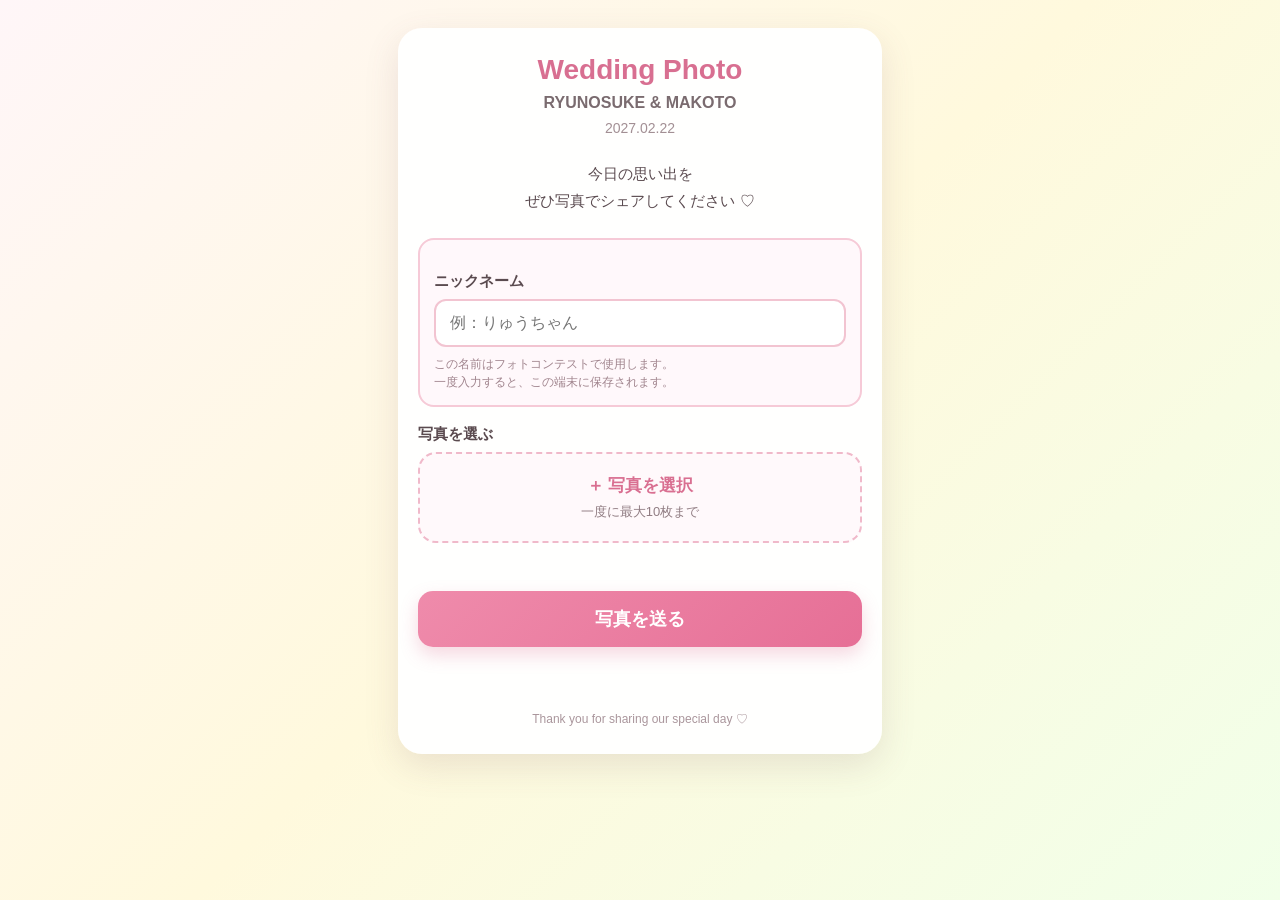
<file: upload.html>
<!DOCTYPE html>
<html lang="ja">
<head>
    <meta charset="UTF-8">

    <meta
        name="viewport"
        content="width=device-width, initial-scale=1.0"
    >

    <title>
        Wedding Photo Upload
    </title>

    <style>
        * {
            box-sizing: border-box;
        }

        body {
            margin: 0;
            padding: 0;
            min-height: 100vh;

            font-family:
                Arial,
                "Hiragino Kaku Gothic ProN",
                "Yu Gothic",
                sans-serif;

            background:
                linear-gradient(
                    135deg,
                    #fff6f8,
                    #fff9dd,
                    #f1ffe9
                );

            color:
                #5a4a4f;
        }

        .container {
            width: 100%;
            max-width: 520px;
            margin: 0 auto;
            padding: 28px 18px 50px;
        }

        .card {
            background:
                rgba(
                    255,
                    255,
                    255,
                    0.96
                );

            border-radius: 24px;

            padding: 26px 20px;

            box-shadow:
                0 12px 35px
                rgba(
                    120,
                    80,
                    90,
                    0.14
                );
        }

        h1 {
            margin: 0 0 8px;

            text-align: center;

            font-size: 28px;

            color:
                #d86f91;
        }

        .names {
            text-align: center;

            font-weight: bold;

            font-size: 16px;

            margin-bottom: 8px;

            color:
                #7a6b6f;
        }

        .date {
            text-align: center;

            font-size: 14px;

            margin-bottom: 24px;

            color:
                #a28f94;
        }

        .description {
            text-align: center;

            line-height: 1.8;

            margin-bottom: 24px;

            font-size: 15px;
        }

        .section-title {
            font-size: 15px;

            font-weight: bold;

            margin:
                18px 0 8px;
        }

        .nickname-area {
            background:
                #fff8fb;

            border:
                2px solid
                #f6cad7;

            padding: 14px;

            border-radius: 16px;

            margin-bottom: 18px;
        }

        #nicknameInput {
            width: 100%;

            padding: 13px 14px;

            border:
                2px solid
                #f2c4d1;

            border-radius: 12px;

            outline: none;

            font-size: 16px;

            background:
                white;
        }

        #nicknameInput:focus {
            border-color:
                #e88eaa;
        }

        .nickname-note {
            margin-top: 8px;

            font-size: 12px;

            color:
                #a1858e;

            line-height: 1.5;
        }

        .file-box {
            display: block;

            width: 100%;

            padding: 20px 14px;

            text-align: center;

            border:
                2px dashed
                #f0b9ca;

            border-radius: 18px;

            background:
                #fff9fb;

            cursor: pointer;
        }

        .file-box strong {
            display: block;

            color:
                #d96f91;

            font-size: 17px;

            margin-bottom: 5px;
        }

        .file-box span {
            font-size: 13px;

            color:
                #907c82;
        }

        #photoInput {
            display: none;
        }

        #previewArea {
            display: grid;

            grid-template-columns:
                repeat(
                    3,
                    1fr
                );

            gap: 8px;

            margin-top: 16px;
        }

        .preview-item {
            position: relative;

            width: 100%;

            aspect-ratio:
                1 / 1;

            overflow: hidden;

            border-radius: 10px;

            background:
                #eee;
        }

        .preview-item img {
            width: 100%;
            height: 100%;

            object-fit: cover;
        }

        #fileCount {
            text-align: center;

            margin-top: 10px;

            font-size: 13px;

            color:
                #89757b;
        }

        #uploadButton {
            width: 100%;

            margin-top: 22px;

            padding: 16px;

            border: none;

            border-radius: 15px;

            background:
                linear-gradient(
                    135deg,
                    #ef8bab,
                    #e66f96
                );

            color: white;

            font-size: 18px;

            font-weight: bold;

            cursor: pointer;

            box-shadow:
                0 8px 18px
                rgba(
                    220,
                    100,
                    140,
                    0.25
                );
        }

        #uploadButton:disabled {
            opacity: 0.5;

            cursor: not-allowed;
        }

        #status {
            min-height: 24px;

            margin-top: 18px;

            text-align: center;

            font-weight: bold;

            line-height: 1.6;
        }

        .status-success {
            color:
                #4c9b63;
        }

        .status-error {
            color:
                #d65b64;
        }

        .status-working {
            color:
                #c17c33;
        }

        .spinner {
            display: none;

            width: 34px;
            height: 34px;

            margin:
                18px auto 0;

            border:
                4px solid
                #f4d3dc;

            border-top-color:
                #df7699;

            border-radius:
                50%;

            animation:
                spin
                0.8s
                linear
                infinite;
        }

        @keyframes spin {
            to {
                transform:
                    rotate(360deg);
            }
        }

        .footer {
            text-align: center;

            margin-top: 22px;

            font-size: 12px;

            color:
                #aa969c;
        }
    </style>
</head>

<body>

<div class="container">

    <div class="card">

        <h1>
            Wedding Photo
        </h1>

        <div class="names">
            RYUNOSUKE & MAKOTO
        </div>

        <div class="date">
            2027.02.22
        </div>

        <div class="description">
            今日の思い出を<br>
            ぜひ写真でシェアしてください ♡
        </div>


        <div class="nickname-area">

            <div class="section-title">
                ニックネーム
            </div>

            <input
                type="text"
                id="nicknameInput"
                maxlength="20"
                placeholder="例：りゅうちゃん"
            >

            <div class="nickname-note">
                この名前はフォトコンテストで使用します。<br>
                一度入力すると、この端末に保存されます。
            </div>

        </div>


        <div class="section-title">
            写真を選ぶ
        </div>

        <label
            class="file-box"
            for="photoInput"
        >

            <strong>
                ＋ 写真を選択
            </strong>

            <span>
                一度に最大10枚まで
            </span>

        </label>

        <input
            type="file"
            id="photoInput"
            accept="image/*"
            multiple
        >


        <div id="previewArea"></div>

        <div id="fileCount"></div>


        <button
            id="uploadButton"
            type="button"
        >
            写真を送る
        </button>


        <div
            id="spinner"
            class="spinner"
        ></div>

        <div id="status"></div>


        <div class="footer">
            Thank you for sharing our special day ♡
        </div>

    </div>

</div>


<script>

const SUPABASE_URL =
    "https://tnqnowlvtnrzrcydcsmi.supabase.co";


const SUPABASE_ANON_KEY =
    "sb_publishable_Mp7PsY2wh5VZtEDYC9fHrg_wvFDa8rO";


const MAX_FILES = 10;

const MAX_FILE_SIZE =
    10 * 1024 * 1024;

const MAX_IMAGE_WIDTH =
    1800;

const IMAGE_QUALITY =
    0.82;


const nicknameInput =
    document.getElementById(
        "nicknameInput"
    );

const photoInput =
    document.getElementById(
        "photoInput"
    );

const previewArea =
    document.getElementById(
        "previewArea"
    );

const fileCount =
    document.getElementById(
        "fileCount"
    );

const uploadButton =
    document.getElementById(
        "uploadButton"
    );

const spinner =
    document.getElementById(
        "spinner"
    );

const status =
    document.getElementById(
        "status"
    );


let selectedFiles = [];


/* =========================
   ニックネーム保存
========================= */

const savedNickname =
    localStorage.getItem(
        "weddingNickname"
    );

if (savedNickname) {

    nicknameInput.value =
        savedNickname;

}


nicknameInput.addEventListener(
    "input",
    () => {

        const nickname =
            nicknameInput.value.trim();

        if (nickname) {

            localStorage.setItem(
                "weddingNickname",
                nickname
            );

        }

    }
);


/* =========================
   写真選択
========================= */

photoInput.addEventListener(
    "change",
    () => {

        selectedFiles =
            Array.from(
                photoInput.files
            );

        if (
            selectedFiles.length
            > MAX_FILES
        ) {

            alert(
                "一度に送れる写真は最大10枚です。"
            );

            selectedFiles =
                selectedFiles.slice(
                    0,
                    MAX_FILES
                );

        }

        previewArea.innerHTML =
            "";

        selectedFiles.forEach(
            file => {

                const item =
                    document.createElement(
                        "div"
                    );

                item.className =
                    "preview-item";

                const img =
                    document.createElement(
                        "img"
                    );

                img.src =
                    URL.createObjectURL(
                        file
                    );

                item.appendChild(
                    img
                );

                previewArea.appendChild(
                    item
                );

            }
        );


        if (
            selectedFiles.length > 0
        ) {

            fileCount.textContent =
                selectedFiles.length
                + "枚選択中";

        } else {

            fileCount.textContent =
                "";

        }

    }
);


/* =========================
   画像圧縮
========================= */

function compressImage(file) {

    return new Promise(
        (
            resolve,
            reject
        ) => {

            const img =
                new Image();

            const reader =
                new FileReader();


            reader.onload =
                event => {

                    img.onload =
                        () => {

                            let width =
                                img.width;

                            let height =
                                img.height;


                            if (
                                width
                                > MAX_IMAGE_WIDTH
                            ) {

                                height =
                                    Math.round(
                                        height
                                        *
                                        MAX_IMAGE_WIDTH
                                        /
                                        width
                                    );

                                width =
                                    MAX_IMAGE_WIDTH;

                            }


                            const canvas =
                                document.createElement(
                                    "canvas"
                                );

                            canvas.width =
                                width;

                            canvas.height =
                                height;


                            const ctx =
                                canvas.getContext(
                                    "2d"
                                );


                            ctx.drawImage(
                                img,
                                0,
                                0,
                                width,
                                height
                            );


                            canvas.toBlob(
                                blob => {

                                    if (!blob) {

                                        reject(
                                            new Error(
                                                "画像の圧縮に失敗しました。"
                                            )
                                        );

                                        return;

                                    }

                                    resolve(
                                        blob
                                    );

                                },
                                "image/jpeg",
                                IMAGE_QUALITY
                            );

                        };


                    img.onerror =
                        reject;


                    img.src =
                        event.target.result;

                };


            reader.onerror =
                reject;


            reader.readAsDataURL(
                file
            );

        }
    );

}


/* =========================
   1枚アップロード
========================= */

async function uploadOnePhoto(
    file,
    nickname
) {

    if (
        file.size
        > MAX_FILE_SIZE
    ) {

        throw new Error(
            file.name
            +
            " は10MBを超えています。"
        );

    }


    const compressedBlob =
        await compressImage(
            file
        );


    const fileName =
        Date.now()
        + "_"
        + Math.random()
            .toString(36)
            .slice(2)
        + ".jpg";


    const storageResponse =
        await fetch(
            SUPABASE_URL
            +
            "/storage/v1/object/photos/"
            +
            fileName,
            {

                method:
                    "POST",

                headers: {

                    "apikey":
                        SUPABASE_ANON_KEY,

                    "Authorization":
                        "Bearer "
                        +
                        SUPABASE_ANON_KEY,

                    "Content-Type":
                        "image/jpeg",

                    "x-upsert":
                        "false"

                },

                body:
                    compressedBlob

            }
        );


    if (
        !storageResponse.ok
    ) {

        const errorText =
            await storageResponse.text();

        throw new Error(
            "画像保存エラー："
            +
            errorText
        );

    }


    const publicURL =
        SUPABASE_URL
        +
        "/storage/v1/object/public/photos/"
        +
        fileName;


    const databaseResponse =
        await fetch(
            SUPABASE_URL
            +
            "/rest/v1/photos",
            {

                method:
                    "POST",

                headers: {

                    "apikey":
                        SUPABASE_ANON_KEY,

                    "Authorization":
                        "Bearer "
                        +
                        SUPABASE_ANON_KEY,

                    "Content-Type":
                        "application/json",

                    "Prefer":
                        "return=minimal"

                },

                body:
                    JSON.stringify(
                        {

                            image_url:
                                publicURL,

                            nickname:
                                nickname

                        }
                    )

            }
        );


    if (
        !databaseResponse.ok
    ) {

        const errorText =
            await databaseResponse.text();

        throw new Error(
            "データ保存エラー："
            +
            errorText
        );

    }

}


/* =========================
   送信ボタン
========================= */

uploadButton.addEventListener(
    "click",
    async () => {

        status.textContent =
            "";

        status.className =
            "";


        const nickname =
            nicknameInput.value.trim();


        if (!nickname) {

            alert(
                "ニックネームを入力してください。"
            );

            nicknameInput.focus();

            return;

        }


        if (
            selectedFiles.length
            === 0
        ) {

            alert(
                "写真を選択してください。"
            );

            return;

        }


        localStorage.setItem(
            "weddingNickname",
            nickname
        );


        uploadButton.disabled =
            true;

        spinner.style.display =
            "block";

        status.className =
            "status-working";

        status.textContent =
            "送信しています…";


        let successCount = 0;

        let failureCount = 0;


        for (
            let i = 0;
            i < selectedFiles.length;
            i++
        ) {

            try {

                status.textContent =
                    (
                        i + 1
                    )
                    +
                    " / "
                    +
                    selectedFiles.length
                    +
                    " 枚目を送信中…";


                await uploadOnePhoto(
                    selectedFiles[i],
                    nickname
                );


                successCount++;

            } catch (error) {

                console.error(
                    error
                );

                failureCount++;

            }

        }


        spinner.style.display =
            "none";

        uploadButton.disabled =
            false;


        if (
            failureCount === 0
        ) {

            status.className =
                "status-success";

            status.innerHTML =
                "送信できました ♡<br>"
                +
                successCount
                +
                "枚の写真をありがとうございます！";


            selectedFiles =
                [];

            photoInput.value =
                "";

            previewArea.innerHTML =
                "";

            fileCount.textContent =
                "";

        } else {

            status.className =
                "status-error";

            status.innerHTML =
                successCount
                +
                "枚送信成功<br>"
                +
                failureCount
                +
                "枚送信できませんでした。";

        }

    }
);

</script>

</body>
</html>
</file>
